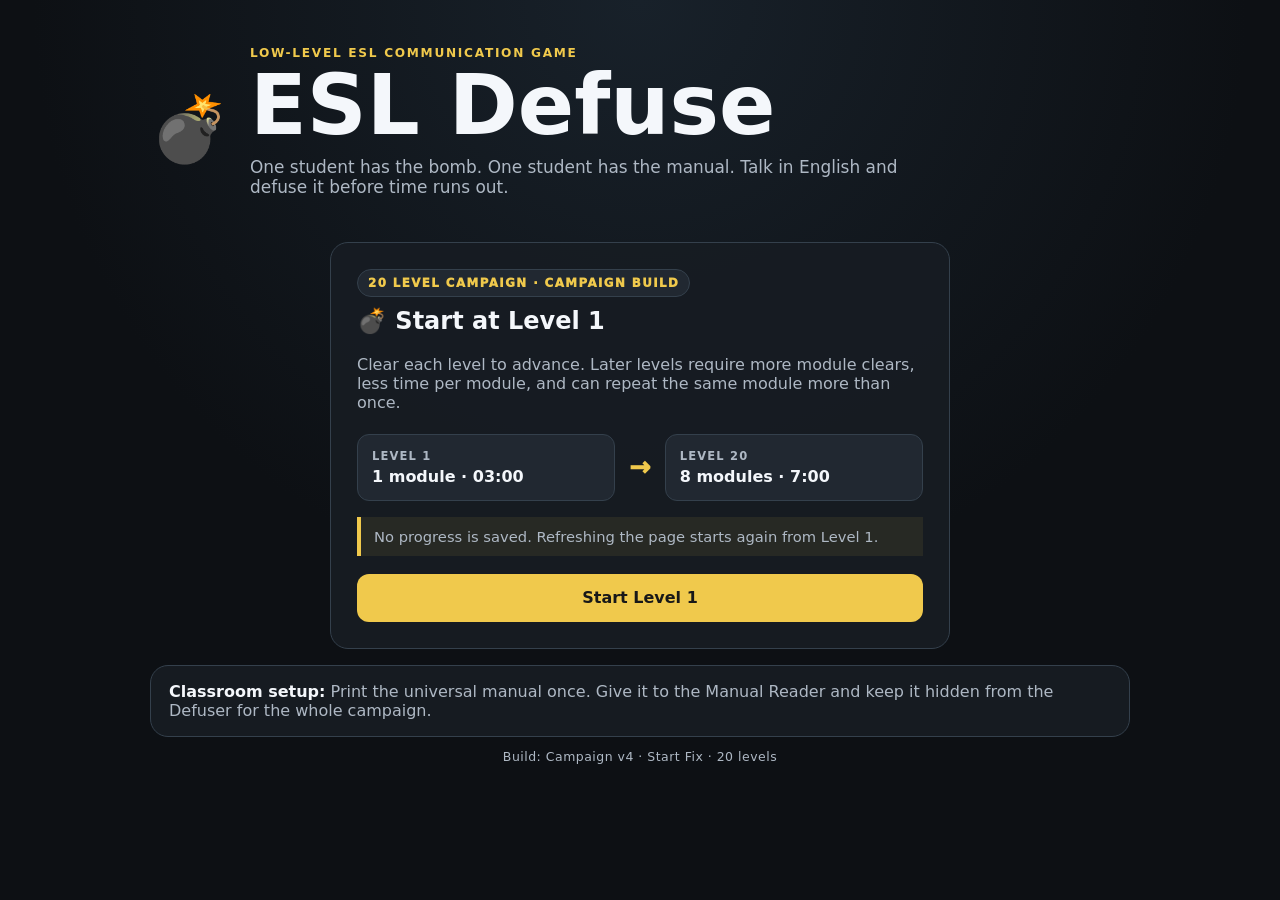
<file: index.html>
<!doctype html>
<html lang="en">
<head>
  <meta charset="utf-8" />
  <meta name="viewport" content="width=device-width, initial-scale=1" />
  <meta name="theme-color" content="#111418" />
  <title>ESL Defuse</title>
  <link rel="stylesheet" href="style.css?v=campaign-20260907-3" />
</head>
<body>
  <main class="app">
    <section id="home" class="screen active">
      <div class="hero">
        <div class="bomb-icon" aria-hidden="true">💣</div>
        <div>
          <div class="kicker">LOW-LEVEL ESL COMMUNICATION GAME</div>
          <h1>ESL Defuse</h1>
          <p>One student has the bomb. One student has the manual. Talk in English and defuse it before time runs out.</p>
        </div>
      </div>

      <div class="home-grid single-setup">
        <article class="card campaign-card">
          <div class="campaign-badge">20 LEVEL CAMPAIGN · CAMPAIGN BUILD</div>
          <h2 id="campaignHomeTitle">💣 Start at Level 1</h2>
          <p>
            Clear each level to advance. Later levels require more module clears,
            less time per module, and can repeat the same module more than once.
          </p>

          <div class="campaign-preview">
            <div>
              <span id="homeLevelLabel">LEVEL 1</span>
              <strong id="homeLevelDetails">1 module · 3:00</strong>
            </div>
            <div class="campaign-arrow">→</div>
            <div>
              <span>LEVEL 20</span>
              <strong>8 modules · 7:00</strong>
            </div>
          </div>

          <div id="campaignProgressNote" class="campaign-note">
            No progress is saved. Refreshing the page starts again from Level 1.
          </div>

          <button id="startGame" class="primary">Start Level 1</button>
        </article>
      </div>

      <div class="tip">
        <strong>Classroom setup:</strong> Print the universal manual once. Give it to the Manual Reader and keep it hidden from the Defuser for the whole campaign.
      </div>
      <div class="build-note">Build: Campaign v4 · Start Fix · 20 levels</div>
    </section>

    <section id="game" class="screen">
      <section class="bomb-console" aria-label="Bomb defusal interface">
        <div class="bomb-top-strip">
          <div class="brand-plate">
            <span class="warning-dot"></span>
            <span>ESL DEFUSAL UNIT</span>
          </div>

          <div class="bomb-readout">
            <div class="readout-label">TIME</div>
            <div id="timer" class="digital-timer">03:00</div>
          </div>

          <div class="bomb-readout compact">
            <div class="readout-label">STRIKES</div>
            <div class="strike-lights" aria-label="Strike indicators">
              <span id="strikeLight1" class="strike-light"></span>
              <span id="strikeLight2" class="strike-light"></span>
              <span id="strikeLight3" class="strike-light"></span>
            </div>
            <div class="strike-number"><span id="strikeCount">0</span>/3</div>
          </div>
        </div>

        <div class="bomb-info-row">
          <div class="info-plate">
            <span class="info-label">SERIAL</span>
            <strong id="serialNumber">ESL-4821</strong>
          </div>
          <div class="info-plate">
            <span class="info-label">LEVEL</span>
            <strong id="levelLabel">1 / 20</strong>
          </div>
          <div class="info-plate">
            <span class="info-label">CLEAR</span>
            <strong id="moduleProgress">1/1</strong>
          </div>
          <div class="info-plate">
            <span class="info-label">STATUS</span>
            <strong id="bombStatus">ARMED</strong>
          </div>
        </div>

        <div class="bomb-body">
          <div class="corner-screw screw-tl"></div>
          <div class="corner-screw screw-tr"></div>
          <div class="corner-screw screw-bl"></div>
          <div class="corner-screw screw-br"></div>

          <header class="module-header">
            <div>
              <div class="kicker">ACTIVE MODULE</div>
              <h2 id="moduleTitle">Module</h2>
            </div>
            <div class="module-lamp-wrap">
              <span class="module-lamp-label">READY</span>
              <span id="moduleLamp" class="module-lamp"></span>
            </div>
          </header>

          <div class="progress bomb-progress">
            <div id="progressFill"></div>
          </div>

          <section id="bombModule" class="bomb-panel mounted-module" aria-live="polite"></section>
        </div>

        <div class="bomb-bottom-strip">
          <div id="feedback" class="feedback console-feedback">Describe what you see. Do not look at the manual.</div>
          <button id="abortGame" class="abort-switch" type="button">END TEST</button>
        </div>
      </section>
    </section>

    <section id="result" class="screen">
      <div class="result-card">
        <div id="resultIcon" class="result-icon">✅</div>
        <h2 id="resultTitle">Bomb Defused!</h2>
        <p id="resultText">Nice communication.</p>
        <button id="playAgain" class="primary">Play Again</button>
      </div>
    </section>
  </main>
<div id="explosionOverlay" class="explosion-overlay" aria-hidden="true">
    <div class="explosion-flash"></div>
    <div class="explosion-core">💥</div>
    <div class="explosion-ring ring-one"></div>
    <div class="explosion-ring ring-two"></div>
    <div class="explosion-debris" aria-hidden="true">
      <span style="--dx:-190px;--dy:-110px;--r:-120deg">◆</span>
      <span style="--dx:-145px;--dy:85px;--r:75deg">▲</span>
      <span style="--dx:-65px;--dy:-175px;--r:180deg">●</span>
      <span style="--dx:25px;--dy:-195px;--r:130deg">◆</span>
      <span style="--dx:120px;--dy:-145px;--r:-160deg">▲</span>
      <span style="--dx:195px;--dy:-55px;--r:95deg">●</span>
      <span style="--dx:185px;--dy:90px;--r:-70deg">◆</span>
      <span style="--dx:90px;--dy:165px;--r:150deg">▲</span>
      <span style="--dx:-20px;--dy:190px;--r:-120deg">●</span>
      <span style="--dx:-135px;--dy:155px;--r:80deg">◆</span>
      <span style="--dx:-205px;--dy:20px;--r:145deg">▲</span>
      <span style="--dx:55px;--dy:125px;--r:-95deg">●</span>
    </div>
    <div class="explosion-text">BOOM!</div>
  </div>

  <script src="game.js?v=campaign-20260907-4"></script>
</body>
</html>
</file>
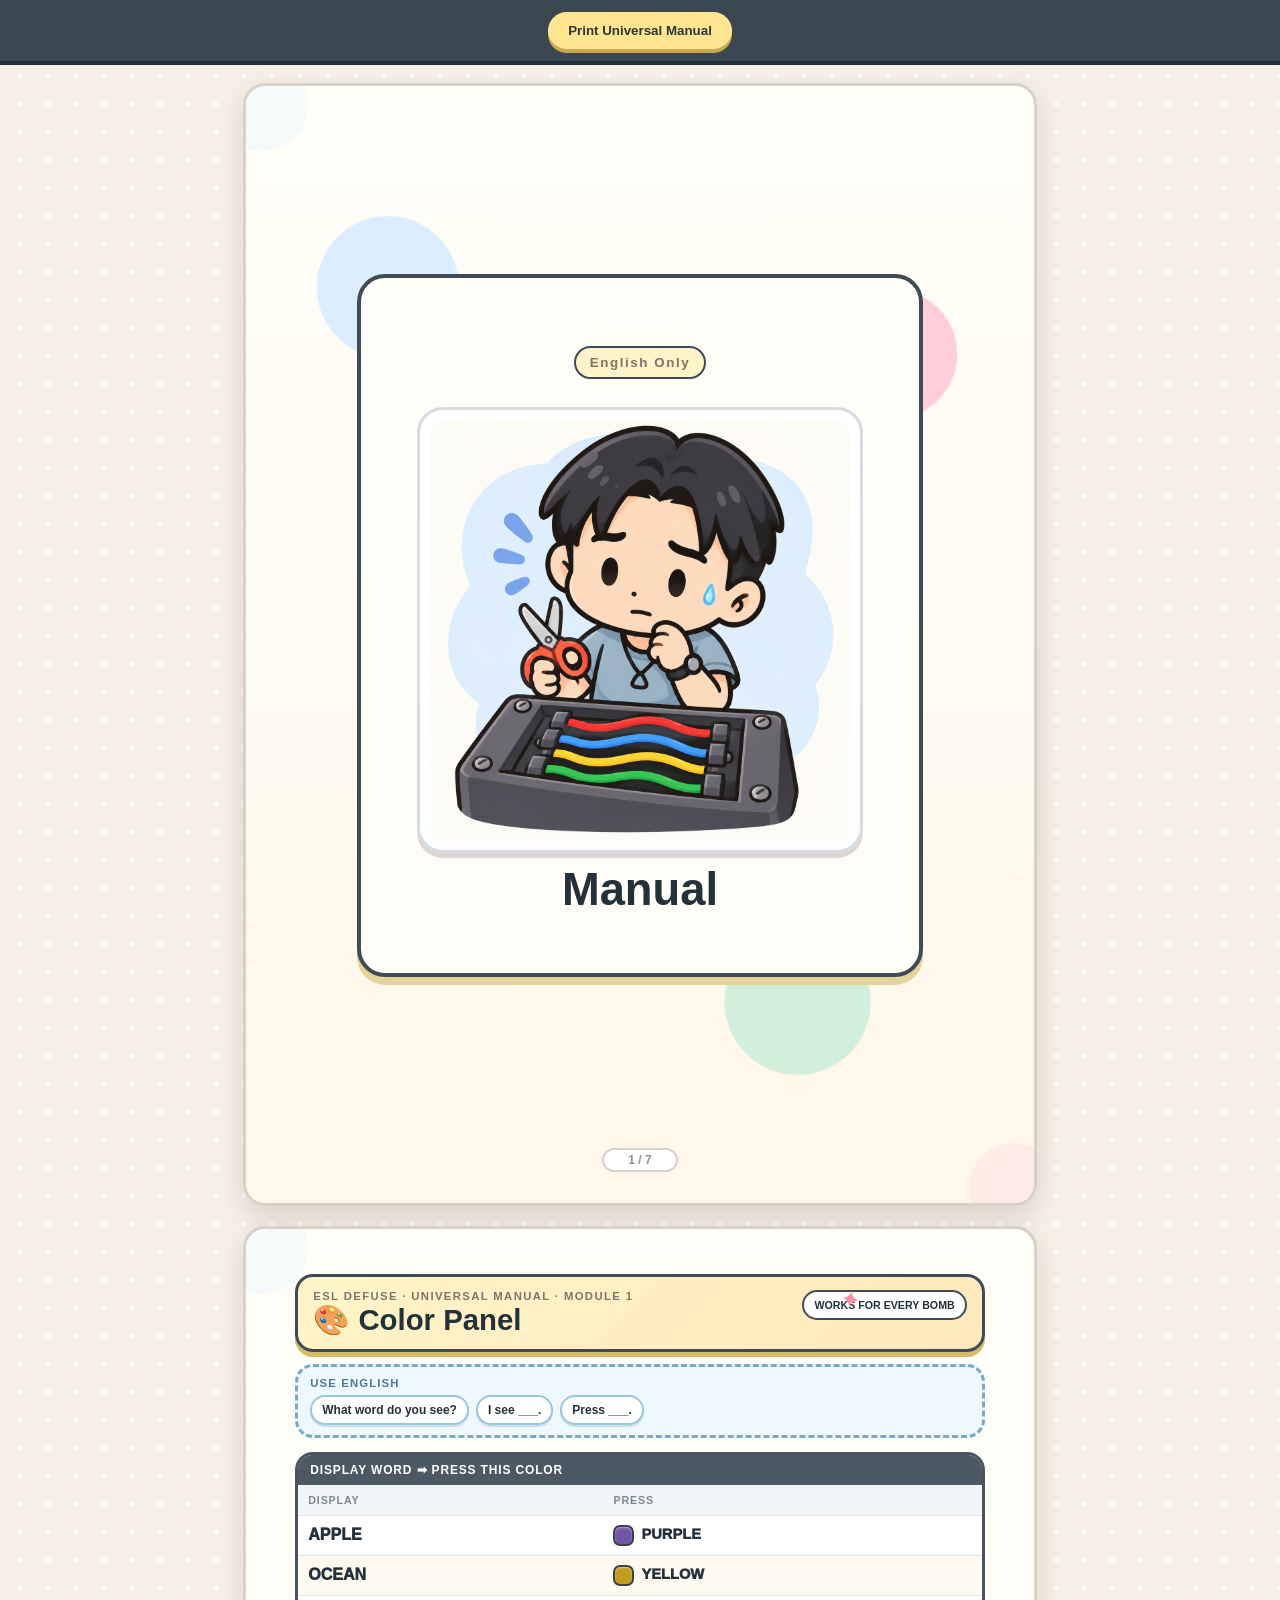
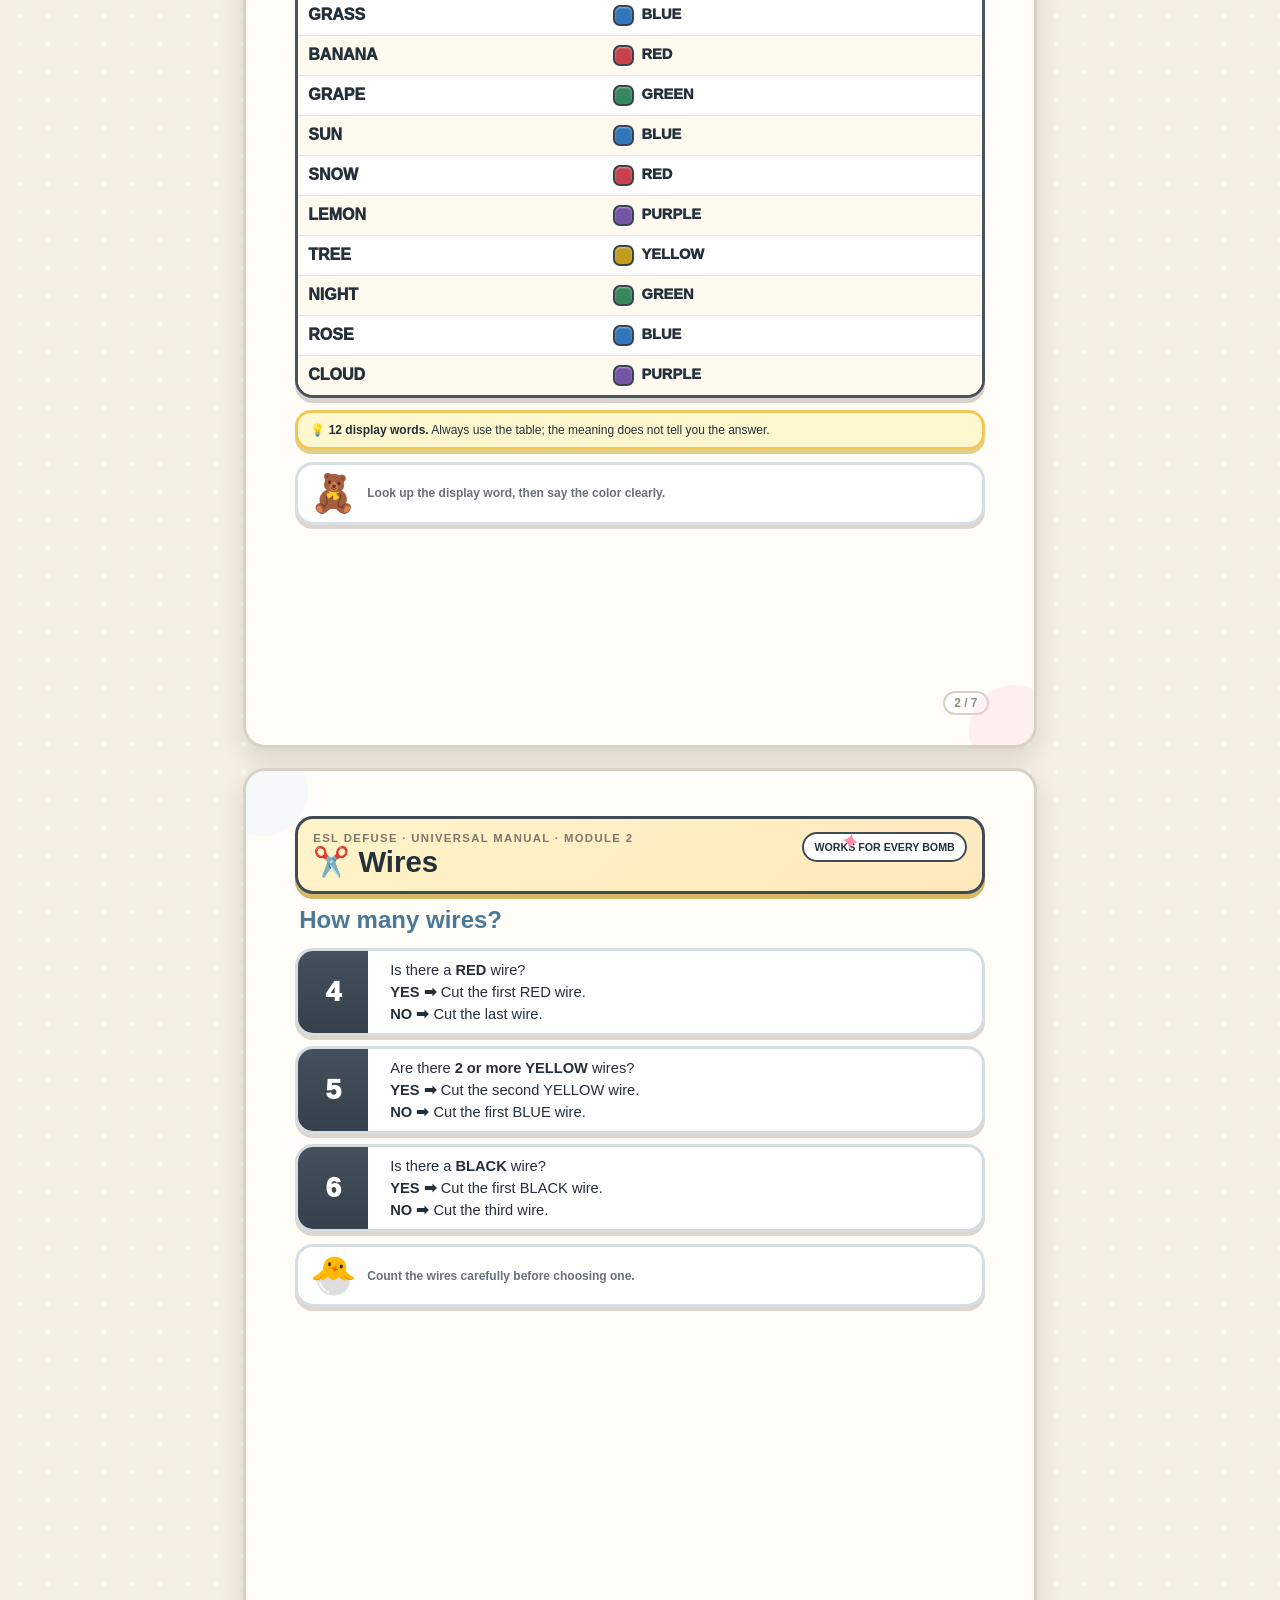
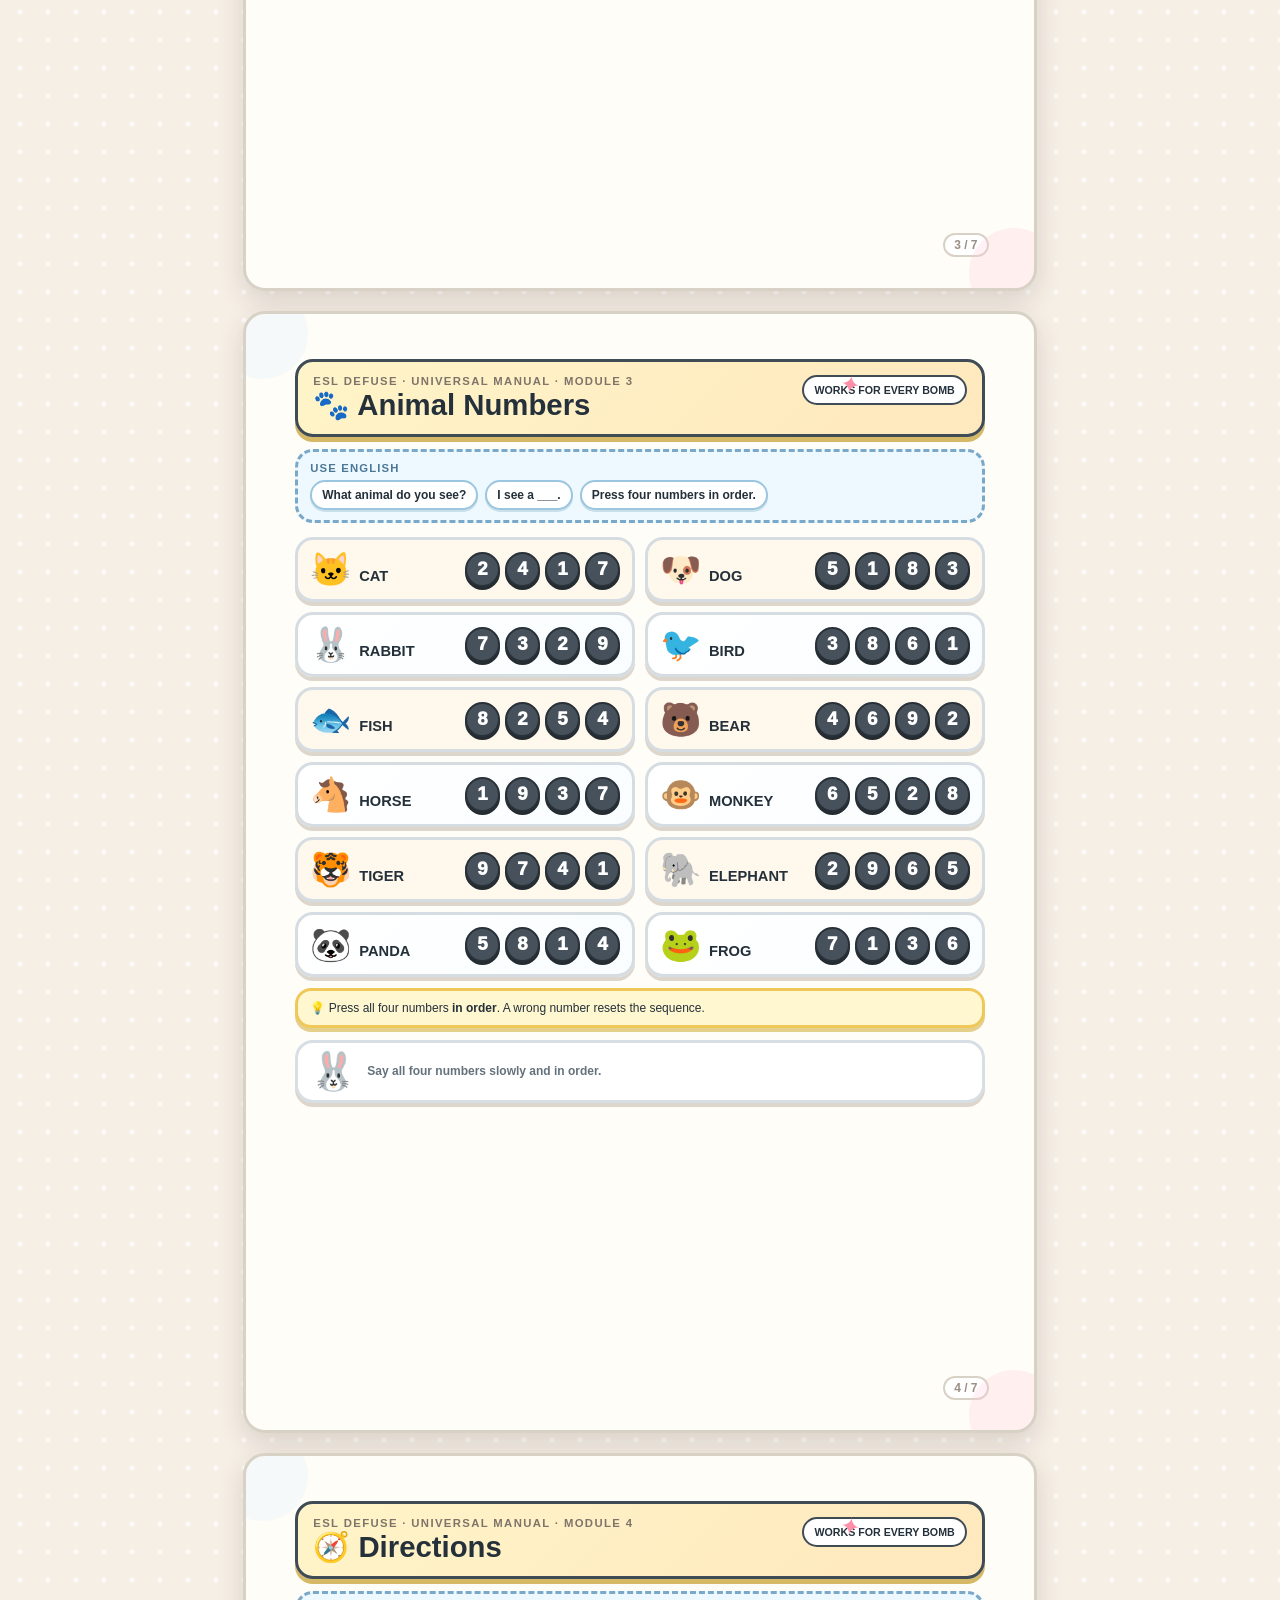
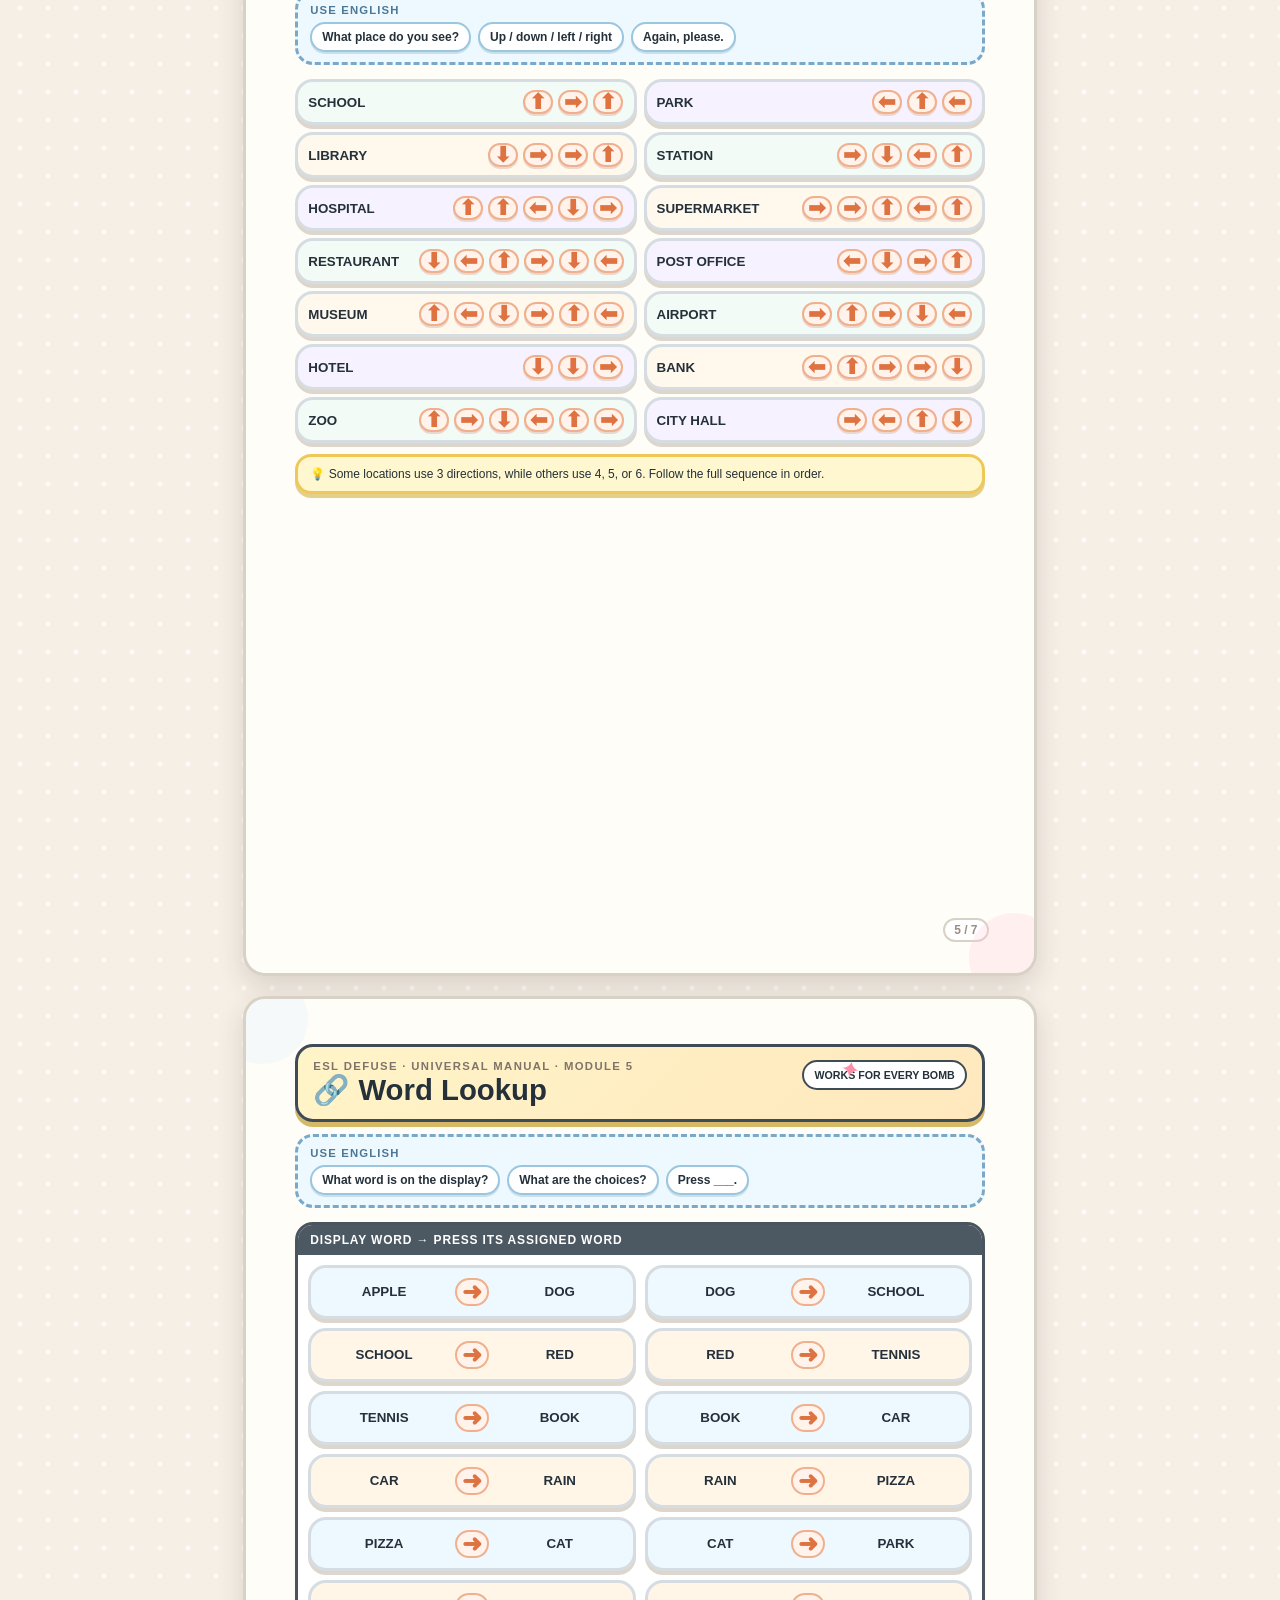
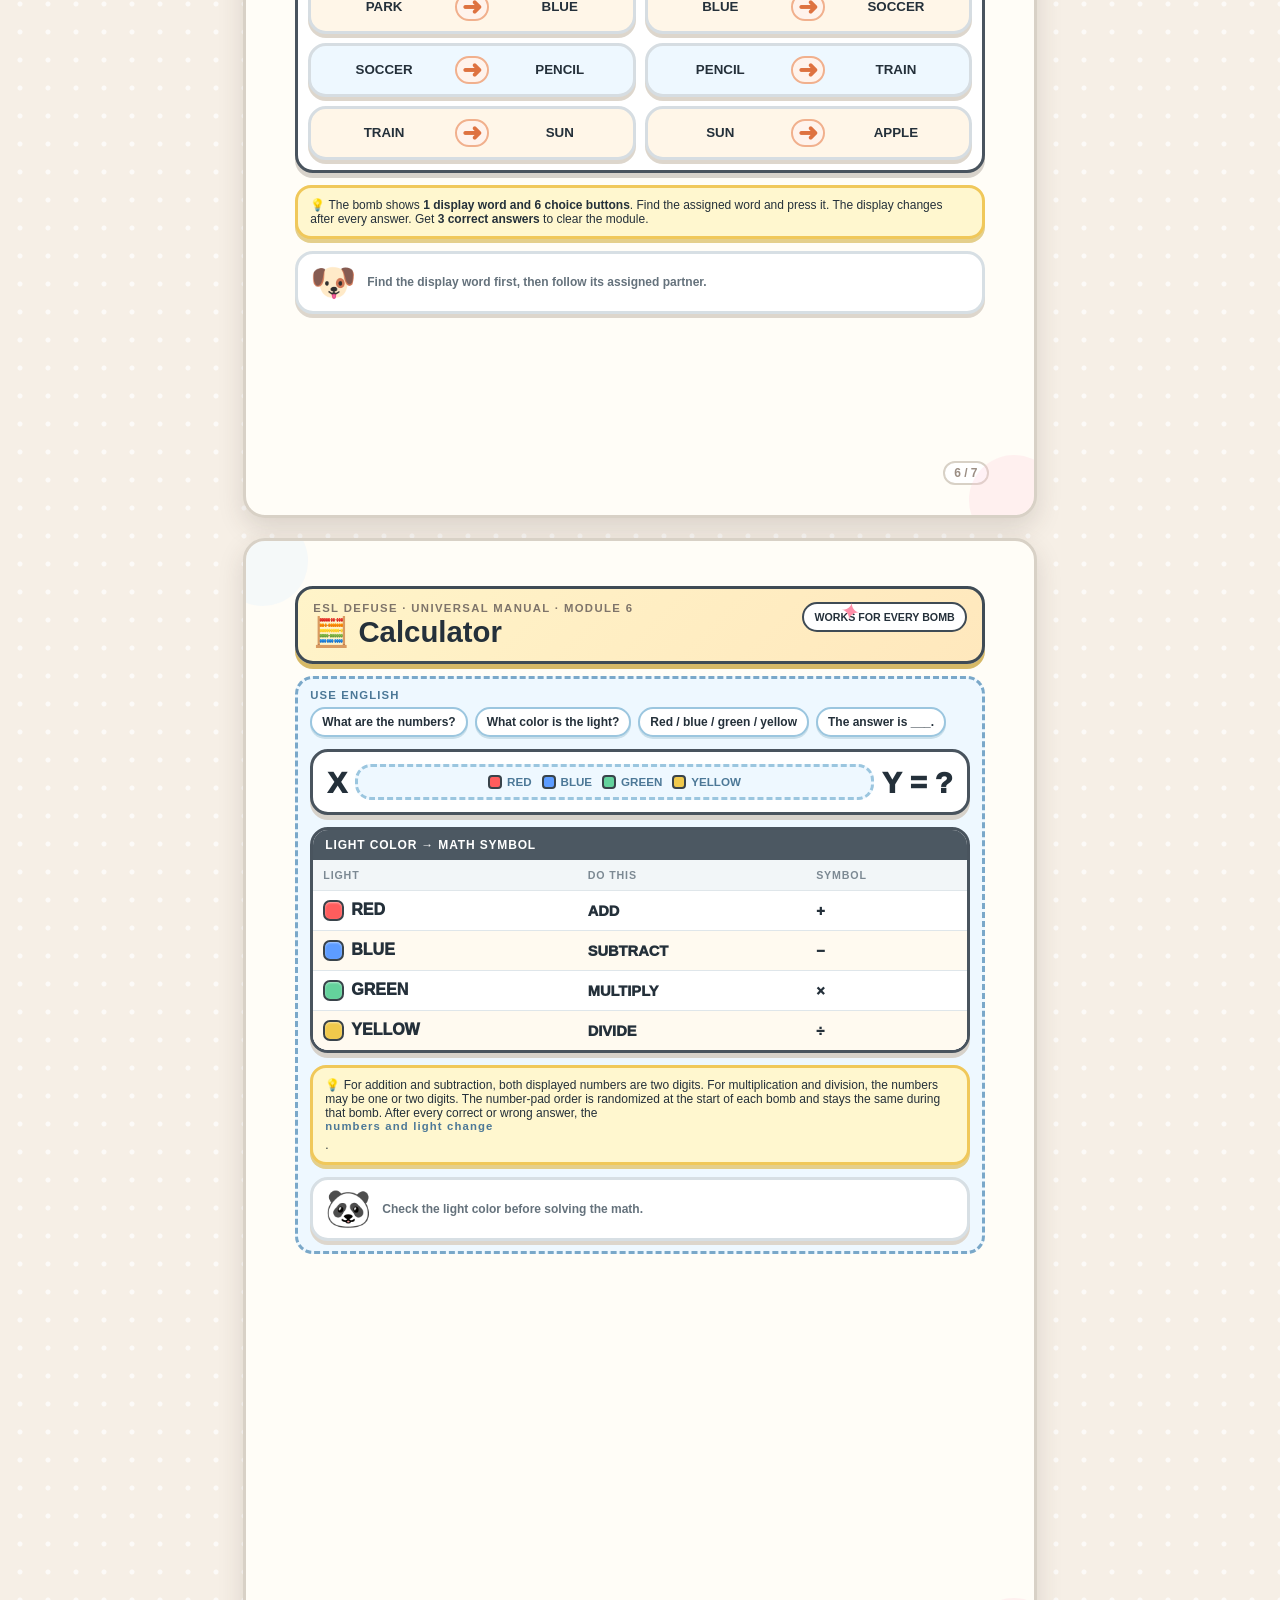
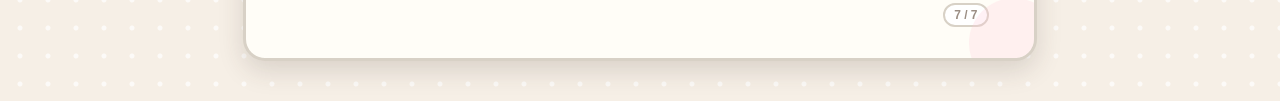
<file: manual.html>
<!doctype html>
<html lang="en">
<head>
  <meta charset="utf-8" />
  <meta name="viewport" content="width=device-width, initial-scale=1" />
  <title>ESL Defuse — Universal Manual</title>

  <style>
    :root{
      --ink:#24303a;
      --muted:#71808c;
      --paper:#fffdf7;
      --line:#cfd9df;
      --cream:#fff6db;
      --pink:#ffc8d8;
      --mint:#cdeedc;
      --sky:#d7ebff;
      --lav:#e8ddff;
      --yellow:#ffe58f;
      --accent:#ffb347;
    }
    *{box-sizing:border-box}
    body{
      margin:0;
      background:
        radial-gradient(circle at 20px 20px, rgba(255,255,255,.7) 0 2px, transparent 3px) 0 0/28px 28px,
        #f6efe6;
      color:var(--ink);
      font-family:"Trebuchet MS","Arial Rounded MT Bold",Arial,sans-serif;
    }
    .toolbar{
      position:sticky;top:0;z-index:10;
      display:flex;justify-content:center;gap:12px;padding:12px;
      background:#3a4650;border-bottom:4px solid #242e36;
    }
    .toolbar button{
      border:0;border-radius:999px;padding:11px 20px;
      font-weight:900;background:var(--yellow);color:#2e3438;cursor:pointer;
      box-shadow:0 4px 0 #caa84d;
    }
    .toolbar button:active{transform:translateY(2px);box-shadow:0 2px 0 #caa84d}
    .manual{width:min(210mm,calc(100% - 24px));margin:18px auto 40px;display:grid;gap:20px}
    .page{
      position:relative;min-height:297mm;background:var(--paper);
      padding:12mm 13mm 11mm;border:3px solid #d8d1c6;border-radius:22px;
      box-shadow:0 10px 26px rgba(60,50,40,.15);overflow:hidden;
    }
    .page::before,.page::after{
      content:"";position:absolute;width:90px;height:90px;border-radius:50%;
      opacity:.25;pointer-events:none
    }
    .page::before{left:-28px;top:-25px;background:var(--sky)}
    .page::after{right:-25px;bottom:-30px;background:var(--pink)}
    .page-number{
      position:absolute;right:12mm;bottom:8mm;color:#9b8e84;font-size:9pt;font-weight:900;
      background:#fff;border:2px solid #d8d1c6;border-radius:999px;padding:3px 9px;
    }
    .head{
      position:relative;display:flex;justify-content:space-between;align-items:flex-start;gap:14px;
      padding:13px 15px;margin-bottom:12px;border:3px solid #3f4b55;border-radius:18px;
      background:linear-gradient(135deg,#fff4c9,#ffe8bd);box-shadow:0 5px 0 #d6b967;
    }
    .head::after{
      content:"✦";position:absolute;right:122px;top:9px;font-size:18pt;color:#ff8ea8;transform:rotate(10deg)
    }
    .series{font-size:8.5pt;letter-spacing:.12em;font-weight:900;color:#7e746a}
    h1{font-size:22pt;margin:3px 0 0;line-height:1.05}
    .badge{
      border:2px solid #3f4b55;padding:7px 10px;border-radius:999px;background:#fff;
      font-size:8pt;font-weight:900;white-space:nowrap;
    }
    .say{
      border:3px dashed #7aa8c9;border-radius:18px;padding:10px 12px;margin:10px 0 14px;background:#eef8ff;
    }
    .say strong{display:block;font-size:8.5pt;letter-spacing:.1em;margin-bottom:6px;color:#4c7897}
    .phrases{display:flex;gap:7px;flex-wrap:wrap}
    .phrase{
      border:2px solid #9bc6df;border-radius:999px;padding:6px 10px;
      font-weight:900;font-size:9pt;background:#fff;box-shadow:0 2px 0 #c9dfea;
    }
    .box,.rules,.animal-grid,.dirs,.lookup-grid{position:relative;z-index:1}
    .box{
      border:3px solid #49545e;border-radius:18px;overflow:hidden;margin:12px 0;background:#fff;
      box-shadow:0 5px 0 #d7d2ca;
    }
    .box-title{background:#4c5862;color:white;padding:8px 12px;font-weight:900;letter-spacing:.07em;font-size:9pt}
    table{width:100%;border-collapse:collapse;background:#fff}
    th,td{border-bottom:1px solid #dfe6ea;padding:9px 10px;text-align:left;vertical-align:middle}
    tr:nth-child(even) td{background:#fffaf0}
    tr:last-child td{border-bottom:0}
    th{font-size:8pt;color:#7c8993;letter-spacing:.08em;background:#f2f6f8}
    .big{font-weight:950;font-size:12pt}
    .answer{font-weight:950;font-size:11pt}
    .swatch{
      display:inline-block;width:21px;height:21px;border-radius:7px;border:2px solid #39434a;
      margin-right:7px;vertical-align:middle;box-shadow:inset 0 1px 2px rgba(255,255,255,.5);
    }
    .rules{display:grid;gap:10px}
    .rule{
      display:grid;
      grid-template-columns:70px 1fr;
      gap:10px;
      border:3px solid #d6dde2;
      border-radius:18px;
      overflow:hidden;
      background:#fff;
      box-shadow:0 4px 0 #ddd6cc;
      align-items:stretch;
    }
    .count{
      display:flex;
      align-items:center;
      justify-content:center;
      text-align:center;
      width:70px;
      min-width:70px;
      max-width:70px;
      padding:0;
      margin:0;
      line-height:1;
      background:linear-gradient(#44515c,#34404a);
      color:white;
      font-size:21pt;
      font-weight:950;
      box-sizing:border-box;
      overflow:hidden;
    }
    .rule-text{padding:11px 12px}
    .rule-text p{margin:0 0 5px;font-size:11pt}
    .rule-text p:last-child{margin-bottom:0}
    .animal-grid{display:grid;grid-template-columns:repeat(2,1fr);gap:10px}
    .animal{
      border:3px solid #d6dde2;border-radius:18px;padding:10px 12px;
      display:flex;align-items:center;justify-content:space-between;gap:9px;
      background:linear-gradient(135deg,#fff,#f9fdff);box-shadow:0 4px 0 #ddd6cc;
    }
    .animal:nth-child(4n+1),.animal:nth-child(4n+2){background:#fff8ec}
    .animal strong{font-size:11pt}
    .emoji{font-size:25pt;margin-right:7px}
    .seq{
      display:flex;
      gap:5px;
      flex-wrap:nowrap;
      align-items:center;
    }
    .num{
      width:35px;
      height:35px;
      min-width:35px;
      min-height:35px;
      max-width:35px;
      max-height:35px;
      flex:0 0 35px;
      border-radius:50%;
      display:flex;
      align-items:center;
      justify-content:center;
      padding:0;
      margin:0;
      line-height:1;
      text-align:center;
      font-family:Arial, sans-serif;
      font-variant-numeric: lining-nums tabular-nums;
      background:#46515b;
      color:white;
      font-size:14pt;
      font-weight:950;
      border:2px solid #283038;
      box-shadow:0 3px 0 #252c31;
      box-sizing:border-box;
      overflow:hidden;
    }
    .dirs{display:grid;grid-template-columns:repeat(2,1fr);gap:9px}
    .dir{
      border:3px solid #d6dde2;border-radius:18px;padding:10px 12px;
      display:grid;grid-template-columns:1fr 1.5fr;align-items:center;gap:8px;
      background:#fff;box-shadow:0 4px 0 #ddd6cc;
    }
    .dir:nth-child(3n+1){background:#f2fbf5}
    .dir:nth-child(3n+2){background:#f7f2ff}
    .dir:nth-child(3n){background:#fff8ec}
    .dir strong{font-size:10pt}
    .dirs.compact-directions{gap:7px}
    .dirs.compact-directions .dir{padding:8px 10px}
    .dirs.compact-directions .arrows{
      display:flex;
      align-items:center;
      justify-content:flex-end;
      gap:5px;
      flex-wrap:nowrap;
      font-size:0;
      white-space:nowrap;
    }
    .dir-step{
      display:inline-flex;
      align-items:center;
      justify-content:center;
      width:30px;
      min-width:30px;
      max-width:30px;
      height:24px;
      border:2px solid #f1b08d;
      border-radius:999px;
      background:#fff3ec;
      color:#de7240;
      font-size:16pt;
      font-weight:950;
      line-height:1;
      box-sizing:border-box;
      box-shadow:0 2px 0 #ead8cf;
      font-family:Arial, sans-serif;
    }
    @media print{
      .arrows{
        flex-wrap:nowrap !important;
        white-space:nowrap !important;
      }
      .dir-step{
        width:30px !important;
        min-width:30px !important;
        max-width:30px !important;
        height:24px !important;
        font-size:16pt !important;
        font-family:Arial, sans-serif !important;
      }
    }
    .arrows{font-size:18pt;font-weight:950;letter-spacing:.1em}
    .lookup-grid{display:grid;grid-template-columns:repeat(2,1fr);gap:9px}
    .lookup{
      border:3px solid #d6dde2;border-radius:18px;padding:10px;
      display:grid;grid-template-columns:1fr 38px 1fr;align-items:center;gap:6px;
      background:#fff;box-shadow:0 4px 0 #ddd6cc;
    }
    .lookup:nth-child(4n+1),.lookup:nth-child(4n+2){background:#eef8ff}
    .lookup:nth-child(4n+3),.lookup:nth-child(4n+4){background:#fff6e8}
    .lookup strong{text-align:center;font-size:10pt}
    .lookup .arrow{
      display:flex;
      align-items:center;
      justify-content:center;
      width:34px;
      min-width:34px;
      height:28px;
      margin:0 auto;
      border:2px solid #f1b08d;
      border-radius:999px;
      background:#fff3ec;
      text-align:center;
      font-size:18pt;
      line-height:1;
      color:#de7240;
      font-weight:950;
      box-sizing:border-box;
    }
    .note{
      border:3px solid #f0c85a;border-radius:16px;padding:10px 12px;
      background:#fff7cf;margin-top:11px;font-size:9pt;box-shadow:0 4px 0 #e4cf8b;
    }
    .note::before{content:"💡 "}
    .calc-equation{
      margin:12px 0;
      padding:12px 14px;
      border:3px solid #49545e;
      border-radius:18px;
      background:#fff;
      box-shadow:0 5px 0 #d7d2ca;
      display:grid;
      grid-template-columns:auto 1fr auto auto auto;
      align-items:center;
      gap:8px;
    }
    .calc-symbol{
      font-size:22pt;
      font-weight:950;
      color:#24303a;
      text-align:center;
      line-height:1;
      white-space:nowrap;
    }
    .calc-op-box{
      min-height:0;
      padding:8px 10px;
      border:3px dashed #9bc6df;
      border-radius:16px;
      background:#eef8ff;
      display:grid;
      grid-template-columns:repeat(4,auto);
      justify-content:center;
      gap:8px 10px;
      align-items:center;
    }
    .calc-op-item{
      display:flex;
      align-items:center;
      gap:5px;
      font-size:8.7pt;
      font-weight:900;
      color:#4c7897;
      white-space:nowrap;
      line-height:1;
    }
    .calc-dot{
      display:inline-block;
      width:14px;
      height:14px;
      min-width:14px;
      min-height:14px;
      max-width:14px;
      max-height:14px;
      flex:0 0 14px;
      border-radius:4px;
      border:2px solid #39434a;
      box-sizing:border-box;
      background-clip:padding-box;
      box-shadow:none;
      overflow:hidden;
    }
    .calc-dot.red{background:#ff5d5d}
    .calc-dot.blue{background:#5d9cff}
    .calc-dot.green{background:#64d29c}
    .calc-dot.yellow{background:#f0c94c}
    @media(max-width:760px){
      .calc-equation{
        grid-template-columns:1fr;
        justify-items:center;
        text-align:center;
      }
      .calc-op-box{
        width:100%;
        max-width:340px;
        grid-template-columns:repeat(2,auto);
      }
    }

    .module-question{
      margin:10px 0 14px;
      font-size:18pt;
      font-weight:900;
      color:#4c7897;
      padding:0 4px;
    }

    .mascot{
      margin-top:12px;display:flex;align-items:center;gap:10px;padding:10px 12px;
      border:3px solid #d7dfe4;border-radius:18px;background:#fff;box-shadow:0 4px 0 #ddd6cc;
    }
    .mascot-face{font-size:28pt;line-height:1}
    .mascot-text{font-size:9pt;color:#65727c;font-weight:900}

    .cover-page{
      display:flex;
      align-items:center;
      justify-content:center;
      text-align:center;
      padding:16mm 13mm 26mm;
      background:
        radial-gradient(circle at 18% 18%, rgba(215,235,255,.9) 0 70px, transparent 72px),
        radial-gradient(circle at 82% 24%, rgba(255,200,216,.9) 0 64px, transparent 66px),
        radial-gradient(circle at 70% 82%, rgba(205,238,220,.9) 0 72px, transparent 74px),
        linear-gradient(180deg,#fffef8,#fff7e9);
    }
    .cover-inner{
      width:150mm;
      max-width:150mm;
      margin:0 auto;
      padding:18mm 12mm 16mm;
      border:4px solid #3f4b55;
      border-radius:28px;
      background:#fffdf7;
      box-shadow:0 8px 0 #e4d39b;
      position:relative;
      display:flex;
      flex-direction:column;
      align-items:center;
      justify-content:center;
    }
    .cover-kicker{
      display:inline-block;
      margin-bottom:14px;
      padding:7px 14px;
      border:2px solid #3f4b55;
      border-radius:999px;
      background:#fff4c9;
      font-size:10pt;
      font-weight:900;
      letter-spacing:.12em;
      color:#7e746a;
    }
    .cover-bomb{
      font-size:54pt;
      line-height:1;
      margin:8px 0 10px;
      filter:drop-shadow(0 6px 0 rgba(255,179,71,.22));
    }
    .cover-title{
      margin:0;
      font-size:34pt;
      line-height:1;
    }
    .cover-illustration-wrap{
      width:100%;
      max-width:118mm;
      margin:14px auto 14px;
      padding:10px;
      border:3px solid #d6dde2;
      border-radius:26px;
      background:
        radial-gradient(circle at 18% 18%, rgba(215,235,255,.95) 0 46px, transparent 48px),
        radial-gradient(circle at 84% 22%, rgba(255,200,216,.95) 0 40px, transparent 42px),
        linear-gradient(180deg,#ffffff,#fbfdff);
      box-shadow:0 5px 0 #ddd6cc;
    }
    .cover-illustration{
      display:block;
      width:100%;
      height:auto;
      border-radius:18px;
    }
    .cover-page-number{
      left:50%;
      right:auto;
      transform:translateX(-50%);
      bottom:8mm;
      min-width:76px;
      text-align:center;
    }
    .cover-subtitle{
      margin:12px 0 0;
      font-size:14pt;
      font-weight:900;
      color:#65727c;
    }
    .cover-note{
      margin:18px auto 0;
      max-width:95mm;
      padding:12px 14px;
      border:3px dashed #9bc6df;
      border-radius:18px;
      background:#eef8ff;
      font-size:10pt;
      font-weight:900;
      color:#4c7897;
    }
    .cover-footer{
      margin-top:20px;
      display:flex;
      justify-content:center;
      gap:10px;
      flex-wrap:wrap;
    }
    .cover-chip{
      padding:7px 11px;
      border:2px solid #d6dde2;
      border-radius:999px;
      background:#fff;
      font-size:9pt;
      font-weight:900;
      box-shadow:0 2px 0 #ddd6cc;
    }

    @media(max-width:760px){
      .page{min-height:auto;padding:20px;border-radius:16px}
      .manual{width:calc(100% - 18px)}
      .animal-grid,.dirs,.lookup-grid{grid-template-columns:1fr}
      .head{flex-direction:column}
      .badge{align-self:flex-start}
    }
    @media print{
        .calc-dot{
          display:inline-block !important;
          width:14px !important;
          height:14px !important;
          min-width:14px !important;
          min-height:14px !important;
          max-width:14px !important;
          max-height:14px !important;
          flex:0 0 14px !important;
          border-radius:4px !important;
          box-shadow:none !important;
          overflow:hidden !important;
        }

      @page{size:A4 portrait;margin:0}
      body{background:white}.toolbar{display:none!important}.manual{display:block;width:auto;margin:0}
      .page{
        width:210mm;height:297mm;min-height:297mm;margin:0;box-shadow:none;border-radius:0;
        break-after:page;page-break-after:always;
      }
      .page:last-child{break-after:auto;page-break-after:auto}
    }
  </style>

</head>
<body>
  <div class="toolbar">
    <button id="printBtn" type="button">Print Universal Manual</button>
  </div>

  <main class="manual">
    
    <section class="page cover-page">
      <div class="cover-inner">
        <div class="cover-kicker">English Only</div>
        <div class="cover-illustration-wrap"><img class="cover-illustration" src="cover-illustration.png" alt="Cute student defusing a bomb with colored wires"></div>
        <h1 class="cover-title">Manual</h1>
      </div>
      <div class="page-number cover-page-number">1 / 7</div>
    </section>

<section class="page">
      <header class="head">
        <div><div class="series">ESL DEFUSE · UNIVERSAL MANUAL · MODULE 1</div><h1>🎨 Color Panel</h1></div>
        <div class="badge">WORKS FOR EVERY BOMB</div>
      </header>
      <div class="say">
        <strong>USE ENGLISH</strong>
        <div class="phrases"><span class="phrase">What word do you see?</span><span class="phrase">I see ___.</span><span class="phrase">Press ___.</span></div>
      </div>
      <div class="box">
        <div class="box-title">DISPLAY WORD ➡ PRESS THIS COLOR</div>
        <table>
          <thead><tr><th>DISPLAY</th><th>PRESS</th></tr></thead>
          <tbody>
            <tr><td class="big">APPLE</td><td class="answer"><span class="swatch" style="background:#7454a6"></span>PURPLE</td></tr>
            <tr><td class="big">OCEAN</td><td class="answer"><span class="swatch" style="background:#c29c1d"></span>YELLOW</td></tr>
            <tr><td class="big">GRASS</td><td class="answer"><span class="swatch" style="background:#3175bd"></span>BLUE</td></tr>
            <tr><td class="big">BANANA</td><td class="answer"><span class="swatch" style="background:#c9424b"></span>RED</td></tr>
            <tr><td class="big">GRAPE</td><td class="answer"><span class="swatch" style="background:#36865e"></span>GREEN</td></tr>
            <tr><td class="big">SUN</td><td class="answer"><span class="swatch" style="background:#3175bd"></span>BLUE</td></tr>
            <tr><td class="big">SNOW</td><td class="answer"><span class="swatch" style="background:#c9424b"></span>RED</td></tr>
            <tr><td class="big">LEMON</td><td class="answer"><span class="swatch" style="background:#7454a6"></span>PURPLE</td></tr>
            <tr><td class="big">TREE</td><td class="answer"><span class="swatch" style="background:#c29c1d"></span>YELLOW</td></tr>
            <tr><td class="big">NIGHT</td><td class="answer"><span class="swatch" style="background:#36865e"></span>GREEN</td></tr>
            <tr><td class="big">ROSE</td><td class="answer"><span class="swatch" style="background:#3175bd"></span>BLUE</td></tr>
            <tr><td class="big">CLOUD</td><td class="answer"><span class="swatch" style="background:#7454a6"></span>PURPLE</td></tr>
          </tbody>
        </table>
      </div>
      <div class="note"><strong>12 display words.</strong> Always use the table; the meaning does not tell you the answer.</div>
      <div class="mascot"><div class="mascot-face">🧸</div><div class="mascot-text">Look up the display word, then say the color clearly.</div></div>
      <div class="page-number">2 / 7</div>
    </section>

    <section class="page">
      <header class="head">
        <div><div class="series">ESL DEFUSE · UNIVERSAL MANUAL · MODULE 2</div><h1>✂️ Wires</h1></div>
        <div class="badge">WORKS FOR EVERY BOMB</div>
      </header>
      <div class="module-question">How many wires?</div>
      <div class="rules">
        <div class="rule"><div class="count">4</div><div class="rule-text"><p>Is there a <strong>RED</strong> wire?</p><p><strong>YES ➡</strong> Cut the first RED wire.</p><p><strong>NO ➡</strong> Cut the last wire.</p></div></div>
        <div class="rule"><div class="count">5</div><div class="rule-text"><p>Are there <strong>2 or more YELLOW</strong> wires?</p><p><strong>YES ➡</strong> Cut the second YELLOW wire.</p><p><strong>NO ➡</strong> Cut the first BLUE wire.</p></div></div>
        <div class="rule"><div class="count">6</div><div class="rule-text"><p>Is there a <strong>BLACK</strong> wire?</p><p><strong>YES ➡</strong> Cut the first BLACK wire.</p><p><strong>NO ➡</strong> Cut the third wire.</p></div></div>
      </div>
      <div class="mascot"><div class="mascot-face">🐣</div><div class="mascot-text">Count the wires carefully before choosing one.</div></div>
      <div class="page-number">3 / 7</div>
    </section>

    <section class="page">
      <header class="head">
        <div><div class="series">ESL DEFUSE · UNIVERSAL MANUAL · MODULE 3</div><h1>🐾 Animal Numbers</h1></div>
        <div class="badge">WORKS FOR EVERY BOMB</div>
      </header>
      <div class="say">
        <strong>USE ENGLISH</strong>
        <div class="phrases"><span class="phrase">What animal do you see?</span><span class="phrase">I see a ___.</span><span class="phrase">Press four numbers in order.</span></div>
      </div>
      <div class="animal-grid">
        <div class="animal"><div><span class="emoji">🐱</span><strong>CAT</strong></div><div class="seq"><div class="num">2</div><div class="num">4</div><div class="num">1</div><div class="num">7</div></div></div>
        <div class="animal"><div><span class="emoji">🐶</span><strong>DOG</strong></div><div class="seq"><div class="num">5</div><div class="num">1</div><div class="num">8</div><div class="num">3</div></div></div>
        <div class="animal"><div><span class="emoji">🐰</span><strong>RABBIT</strong></div><div class="seq"><div class="num">7</div><div class="num">3</div><div class="num">2</div><div class="num">9</div></div></div>
        <div class="animal"><div><span class="emoji">🐦</span><strong>BIRD</strong></div><div class="seq"><div class="num">3</div><div class="num">8</div><div class="num">6</div><div class="num">1</div></div></div>
        <div class="animal"><div><span class="emoji">🐟</span><strong>FISH</strong></div><div class="seq"><div class="num">8</div><div class="num">2</div><div class="num">5</div><div class="num">4</div></div></div>
        <div class="animal"><div><span class="emoji">🐻</span><strong>BEAR</strong></div><div class="seq"><div class="num">4</div><div class="num">6</div><div class="num">9</div><div class="num">2</div></div></div>
        <div class="animal"><div><span class="emoji">🐴</span><strong>HORSE</strong></div><div class="seq"><div class="num">1</div><div class="num">9</div><div class="num">3</div><div class="num">7</div></div></div>
        <div class="animal"><div><span class="emoji">🐵</span><strong>MONKEY</strong></div><div class="seq"><div class="num">6</div><div class="num">5</div><div class="num">2</div><div class="num">8</div></div></div>
        <div class="animal"><div><span class="emoji">🐯</span><strong>TIGER</strong></div><div class="seq"><div class="num">9</div><div class="num">7</div><div class="num">4</div><div class="num">1</div></div></div>
        <div class="animal"><div><span class="emoji">🐘</span><strong>ELEPHANT</strong></div><div class="seq"><div class="num">2</div><div class="num">9</div><div class="num">6</div><div class="num">5</div></div></div>
        <div class="animal"><div><span class="emoji">🐼</span><strong>PANDA</strong></div><div class="seq"><div class="num">5</div><div class="num">8</div><div class="num">1</div><div class="num">4</div></div></div>
        <div class="animal"><div><span class="emoji">🐸</span><strong>FROG</strong></div><div class="seq"><div class="num">7</div><div class="num">1</div><div class="num">3</div><div class="num">6</div></div></div>
      </div>
      <div class="note">Press all four numbers <strong>in order</strong>. A wrong number resets the sequence.</div>
      <div class="mascot"><div class="mascot-face">🐰</div><div class="mascot-text">Say all four numbers slowly and in order.</div></div>
      <div class="page-number">4 / 7</div>
    </section>

    <section class="page">
      <header class="head">
        <div><div class="series">ESL DEFUSE · UNIVERSAL MANUAL · MODULE 4</div><h1>🧭 Directions</h1></div>
        <div class="badge">WORKS FOR EVERY BOMB</div>
      </header>
      <div class="say">
        <strong>USE ENGLISH</strong>
        <div class="phrases">
          <span class="phrase">What place do you see?</span>
          <span class="phrase">Up / down / left / right</span>
          <span class="phrase">Again, please.</span>
        </div>
      </div>

      <div class="dirs compact-directions">
        <div class="dir"><strong>SCHOOL</strong><div class="arrows"><span class="dir-step">⬆</span><span class="dir-step">➡</span><span class="dir-step">⬆</span></div></div>
        <div class="dir"><strong>PARK</strong><div class="arrows"><span class="dir-step">⬅</span><span class="dir-step">⬆</span><span class="dir-step">⬅</span></div></div>
        <div class="dir"><strong>LIBRARY</strong><div class="arrows"><span class="dir-step">⬇</span><span class="dir-step">➡</span><span class="dir-step">➡</span><span class="dir-step">⬆</span></div></div>
        <div class="dir"><strong>STATION</strong><div class="arrows"><span class="dir-step">➡</span><span class="dir-step">⬇</span><span class="dir-step">⬅</span><span class="dir-step">⬆</span></div></div>
        <div class="dir"><strong>HOSPITAL</strong><div class="arrows"><span class="dir-step">⬆</span><span class="dir-step">⬆</span><span class="dir-step">⬅</span><span class="dir-step">⬇</span><span class="dir-step">➡</span></div></div>
        <div class="dir"><strong>SUPERMARKET</strong><div class="arrows"><span class="dir-step">➡</span><span class="dir-step">➡</span><span class="dir-step">⬆</span><span class="dir-step">⬅</span><span class="dir-step">⬆</span></div></div>
        <div class="dir"><strong>RESTAURANT</strong><div class="arrows"><span class="dir-step">⬇</span><span class="dir-step">⬅</span><span class="dir-step">⬆</span><span class="dir-step">➡</span><span class="dir-step">⬇</span><span class="dir-step">⬅</span></div></div>
        <div class="dir"><strong>POST OFFICE</strong><div class="arrows"><span class="dir-step">⬅</span><span class="dir-step">⬇</span><span class="dir-step">➡</span><span class="dir-step">⬆</span></div></div>
        <div class="dir"><strong>MUSEUM</strong><div class="arrows"><span class="dir-step">⬆</span><span class="dir-step">⬅</span><span class="dir-step">⬇</span><span class="dir-step">➡</span><span class="dir-step">⬆</span><span class="dir-step">⬅</span></div></div>
        <div class="dir"><strong>AIRPORT</strong><div class="arrows"><span class="dir-step">➡</span><span class="dir-step">⬆</span><span class="dir-step">➡</span><span class="dir-step">⬇</span><span class="dir-step">⬅</span></div></div>
        <div class="dir"><strong>HOTEL</strong><div class="arrows"><span class="dir-step">⬇</span><span class="dir-step">⬇</span><span class="dir-step">➡</span></div></div>
        <div class="dir"><strong>BANK</strong><div class="arrows"><span class="dir-step">⬅</span><span class="dir-step">⬆</span><span class="dir-step">➡</span><span class="dir-step">➡</span><span class="dir-step">⬇</span></div></div>
        <div class="dir"><strong>ZOO</strong><div class="arrows"><span class="dir-step">⬆</span><span class="dir-step">➡</span><span class="dir-step">⬇</span><span class="dir-step">⬅</span><span class="dir-step">⬆</span><span class="dir-step">➡</span></div></div>
        <div class="dir"><strong>CITY HALL</strong><div class="arrows"><span class="dir-step">➡</span><span class="dir-step">⬅</span><span class="dir-step">⬆</span><span class="dir-step">⬇</span></div></div>
      </div>

      <div class="note">
        Some locations use 3 directions, while others use 4, 5, or 6. Follow the full sequence in order.
      </div>

      <div class="page-number">5 / 7</div>
    </section>

    <section class="page">
      <header class="head">
        <div><div class="series">ESL DEFUSE · UNIVERSAL MANUAL · MODULE 5</div><h1>🔗 Word Lookup</h1></div>
        <div class="badge">WORKS FOR EVERY BOMB</div>
      </header>
      <div class="say">
        <strong>USE ENGLISH</strong>
        <div class="phrases"><span class="phrase">What word is on the display?</span><span class="phrase">What are the choices?</span><span class="phrase">Press ___.</span></div>
      </div>
      <div class="box">
        <div class="box-title">DISPLAY WORD → PRESS ITS ASSIGNED WORD</div>
        <div class="lookup-grid" style="padding:10px">
          <div class="lookup"><strong>APPLE</strong><div class="arrow">➜</div><strong>DOG</strong></div>
          <div class="lookup"><strong>DOG</strong><div class="arrow">➜</div><strong>SCHOOL</strong></div>
          <div class="lookup"><strong>SCHOOL</strong><div class="arrow">➜</div><strong>RED</strong></div>
          <div class="lookup"><strong>RED</strong><div class="arrow">➜</div><strong>TENNIS</strong></div>
          <div class="lookup"><strong>TENNIS</strong><div class="arrow">➜</div><strong>BOOK</strong></div>
          <div class="lookup"><strong>BOOK</strong><div class="arrow">➜</div><strong>CAR</strong></div>
          <div class="lookup"><strong>CAR</strong><div class="arrow">➜</div><strong>RAIN</strong></div>
          <div class="lookup"><strong>RAIN</strong><div class="arrow">➜</div><strong>PIZZA</strong></div>
          <div class="lookup"><strong>PIZZA</strong><div class="arrow">➜</div><strong>CAT</strong></div>
          <div class="lookup"><strong>CAT</strong><div class="arrow">➜</div><strong>PARK</strong></div>
          <div class="lookup"><strong>PARK</strong><div class="arrow">➜</div><strong>BLUE</strong></div>
          <div class="lookup"><strong>BLUE</strong><div class="arrow">➜</div><strong>SOCCER</strong></div>
          <div class="lookup"><strong>SOCCER</strong><div class="arrow">➜</div><strong>PENCIL</strong></div>
          <div class="lookup"><strong>PENCIL</strong><div class="arrow">➜</div><strong>TRAIN</strong></div>
          <div class="lookup"><strong>TRAIN</strong><div class="arrow">➜</div><strong>SUN</strong></div>
          <div class="lookup"><strong>SUN</strong><div class="arrow">➜</div><strong>APPLE</strong></div>
        </div>
      </div>
      <div class="note">The bomb shows <strong>1 display word and 6 choice buttons</strong>. Find the assigned word and press it. The display changes after every answer. Get <strong>3 correct answers</strong> to clear the module.</div>
      <div class="mascot"><div class="mascot-face">🐶</div><div class="mascot-text">Find the display word first, then follow its assigned partner.</div></div>
      <div class="page-number">6 / 7</div>
    </section>
    <section class="page">
      <header class="head">
        <div><div class="series">ESL DEFUSE · UNIVERSAL MANUAL · MODULE 6</div><h1>🧮 Calculator</h1></div>
        <div class="badge">WORKS FOR EVERY BOMB</div>
      </header>

      <div class="say">
        <strong>USE ENGLISH</strong>
        <div class="phrases">
          <span class="phrase">What are the numbers?</span>
          <span class="phrase">What color is the light?</span>
          <span class="phrase">Red / blue / green / yellow</span>
          <span class="phrase">The answer is ___.</span>
        </div>

      <div class="calc-equation">
        <div class="calc-symbol">X</div>
        <div class="calc-op-box">
          <div class="calc-op-item"><span class="calc-dot red"></span>RED</div>
          <div class="calc-op-item"><span class="calc-dot blue"></span>BLUE</div>
          <div class="calc-op-item"><span class="calc-dot green"></span>GREEN</div>
          <div class="calc-op-item"><span class="calc-dot yellow"></span>YELLOW</div>
        </div>
        <div class="calc-symbol">Y</div>
        <div class="calc-symbol">=</div>
        <div class="calc-symbol">?</div>
      </div>

      <div class="box">
        <div class="box-title">LIGHT COLOR → MATH SYMBOL</div>
        <table>
          <thead><tr><th>LIGHT</th><th>DO THIS</th><th>SYMBOL</th></tr></thead>
          <tbody>
            <tr>
              <td class="big"><span class="swatch" style="background:#ff5d5d"></span>RED</td>
              <td class="answer">ADD</td>
              <td class="answer">+</td>
            </tr>
            <tr>
              <td class="big"><span class="swatch" style="background:#5d9cff"></span>BLUE</td>
              <td class="answer">SUBTRACT</td>
              <td class="answer">−</td>
            </tr>
            <tr>
              <td class="big"><span class="swatch" style="background:#64d29c"></span>GREEN</td>
              <td class="answer">MULTIPLY</td>
              <td class="answer">×</td>
            </tr>
            <tr>
              <td class="big"><span class="swatch" style="background:#f0c94c"></span>YELLOW</td>
              <td class="answer">DIVIDE</td>
              <td class="answer">÷</td>
            </tr>
          </tbody>
        </table>
      </div>

      <div class="note">
        For addition and subtraction, both displayed numbers are two digits. For multiplication and division, the numbers may be one or two digits. The number-pad order is randomized at the start of each bomb and stays the same during that bomb.
        After every correct or wrong answer, the <strong>numbers and light change</strong>.
      </div>

      <div class="mascot"><div class="mascot-face">🐼</div><div class="mascot-text">Check the light color before solving the math.</div></div>
      <div class="page-number">7 / 7</div>
    </section>

  </main>

  <script>
    document.getElementById("printBtn").addEventListener("click", () => window.print());
  </script>
</body>
</html>
</file>
<file: style.css>
:root{
  --bg:#0d1014;
  --panel:#171c22;
  --panel2:#212831;
  --text:#f4f7fb;
  --muted:#aeb8c4;
  --border:#34404c;
  --accent:#f0c94c;
  --danger:#ff6b6b;
  --ok:#64d29c;
  --blue:#6aa7ff;
}
*{box-sizing:border-box}
html{color-scheme:dark}
body{
  margin:0;
  min-height:100vh;
  background:radial-gradient(circle at top,#18212a 0,#0d1014 55%);
  color:var(--text);
  font-family:Inter,ui-sans-serif,system-ui,-apple-system,BlinkMacSystemFont,"Segoe UI",sans-serif;
}
button,input,select{font:inherit}
button{cursor:pointer}
.app{width:min(980px,calc(100% - 28px));margin:0 auto;padding:28px 0 52px}
.screen{display:none}
.screen.active{display:block}
.hero{display:flex;gap:20px;align-items:center;margin:18px 0 28px}
.bomb-icon{font-size:64px}
.kicker{font-size:.76rem;letter-spacing:.14em;font-weight:900;color:var(--accent);margin-bottom:6px}
h1,h2,h3,p{margin-top:0}
h1{font-size:clamp(2.6rem,8vw,5.2rem);line-height:.95;margin-bottom:12px}
.hero p{max-width:680px;color:var(--muted);font-size:1.06rem}
.home-grid{display:grid;grid-template-columns:1fr 1fr;gap:16px}
.card,.manual-card,.language-box,.bomb-panel,.result-card,.tip{
  border:1px solid var(--border);
  background:rgba(23,28,34,.94);
  border-radius:18px;
}
.card{padding:22px}
.card p,.tip{color:var(--muted)}
label{display:flex;flex-direction:column;gap:8px;font-weight:800;margin:16px 0}
select{
  min-height:48px;border-radius:12px;border:1px solid var(--border);
  background:var(--panel2);color:var(--text);padding:10px 12px
}
button{min-height:48px;border-radius:12px;padding:12px 18px;font-weight:900;border:0}
.primary{width:100%;background:var(--accent);color:#181818}
.secondary{width:100%;background:var(--panel2);color:var(--text);border:1px solid var(--border)}
.small{width:auto;min-height:42px;padding:9px 14px}
.tip{margin-top:16px;padding:16px 18px}
.tip strong{color:var(--text)}
.topbar,.game-header{display:flex;align-items:flex-start;justify-content:space-between;gap:18px;margin-bottom:18px}
.language-box{padding:18px;margin-bottom:18px}
.phrase-grid{display:grid;grid-template-columns:repeat(4,minmax(0,1fr));gap:8px}
.phrase-grid span{background:var(--panel2);border:1px solid var(--border);padding:10px;border-radius:10px;font-weight:750}
.manual-stack{display:grid;gap:16px}
.manual-card{padding:20px}
.module-tag{display:inline-block;font-size:.72rem;letter-spacing:.12em;font-weight:900;color:var(--accent);margin-bottom:8px}
table{width:100%;border-collapse:collapse;margin-top:10px}
th,td{border-bottom:1px solid var(--border);padding:10px;text-align:left}
th{color:var(--accent)}
ol{padding-left:22px}
li{margin:10px 0;line-height:1.5}
.status{display:flex;gap:8px;flex-wrap:wrap;justify-content:flex-end}
.status-box{
  background:var(--panel2);border:1px solid var(--border);
  padding:10px 12px;border-radius:12px;font-weight:900
}
.progress{height:8px;border-radius:999px;background:#222b34;overflow:hidden;margin-bottom:18px}
.progress>div{height:100%;width:0;background:var(--ok);transition:width .25s ease}
.bomb-panel{min-height:420px;padding:24px;display:flex;flex-direction:column;justify-content:center}
.module-instruction{color:var(--muted);text-align:center;margin-bottom:18px}
.display{
  background:#080a0d;border:2px solid #465463;border-radius:12px;
  padding:18px;text-align:center;font-size:clamp(2rem,8vw,4.6rem);
  font-weight:950;letter-spacing:.05em;margin:0 auto 24px;min-width:min(100%,460px)
}
.button-grid{display:grid;grid-template-columns:repeat(2,minmax(0,1fr));gap:12px;max-width:620px;width:100%;margin:0 auto}
.game-button{
  min-height:90px;border:2px solid rgba(255,255,255,.15);font-size:1.3rem;
  color:white;text-shadow:0 1px 2px #000;border-radius:15px
}
.game-button.red{background:#b83d45}
.game-button.blue{background:#2d6fba}
.game-button.green{background:#328259}
.game-button.yellow{background:#a48218}
.game-button.purple{background:#7452a5}
.wires{display:grid;gap:14px;max-width:700px;width:100%;margin:0 auto}
.wire{
  display:grid;grid-template-columns:80px 1fr 110px;gap:12px;align-items:center;
  background:var(--panel2);border:1px solid var(--border);padding:10px 12px;border-radius:12px
}
.wire-line{height:14px;border-radius:999px;border:2px solid rgba(255,255,255,.22)}
.wire button{min-height:42px;background:#313b46;color:var(--text);border:1px solid #465463}
.number-grid{display:grid;grid-template-columns:repeat(3,1fr);gap:12px;max-width:520px;width:100%;margin:0 auto}
.number-grid button,.arrow-grid button,.word-grid button{
  background:var(--panel2);color:var(--text);border:1px solid #4a5867;
  font-size:1.4rem
}
.number-grid button{min-height:76px}
.animal{font-size:clamp(4rem,14vw,8rem);text-align:center;margin:6px 0 20px}
.arrow-grid{
  display:grid;grid-template-columns:repeat(3,82px);grid-template-areas:
  ". up ." "left down right";gap:10px;justify-content:center
}
.arrow-grid button{min-height:70px;font-size:1.8rem}
.arrow-grid [data-dir="up"]{grid-area:up}
.arrow-grid [data-dir="left"]{grid-area:left}
.arrow-grid [data-dir="down"]{grid-area:down}
.arrow-grid [data-dir="right"]{grid-area:right}
.sequence-readout{min-height:36px;text-align:center;font-weight:900;color:var(--accent);margin-top:16px}
.word-grid{display:grid;grid-template-columns:repeat(2,1fr);gap:12px;max-width:620px;width:100%;margin:0 auto}
.word-grid button{min-height:76px}
.game-footer{display:flex;gap:12px;align-items:center;justify-content:space-between;margin-top:14px}
.feedback{color:var(--muted);min-width:0}
.feedback.good{color:var(--ok);font-weight:900}
.feedback.bad{color:var(--danger);font-weight:900}
.result-card{text-align:center;padding:34px 22px;max-width:620px;margin:70px auto 0}
.result-icon{font-size:70px}
.result-card p{color:var(--muted)}
.result-card .primary{max-width:300px}
.shake{animation:shake .22s linear 2}
@keyframes shake{0%,100%{transform:translateX(0)}25%{transform:translateX(-8px)}75%{transform:translateX(8px)}}
@media(max-width:720px){
  .home-grid{grid-template-columns:1fr}
  .phrase-grid{grid-template-columns:repeat(2,1fr)}
  .game-header{flex-direction:column}
  .status{justify-content:flex-start}
  .wire{grid-template-columns:58px 1fr 84px}
  .bomb-panel{padding:16px;min-height:380px}
}
@media(max-width:430px){
  .hero{align-items:flex-start}
  .bomb-icon{font-size:46px}
  .phrase-grid{grid-template-columns:1fr}
  .button-grid,.word-grid{grid-template-columns:1fr 1fr}
  .game-button{min-height:78px}
  .game-footer{align-items:flex-start;flex-direction:column}
  .game-footer .small{width:100%}
}


/* ===== Bomb Interface ===== */
.bomb-console{
  width:min(100%,920px);
  margin:0 auto;
  border:2px solid #3a424a;
  border-radius:24px;
  background:
    linear-gradient(180deg,rgba(255,255,255,.035),rgba(0,0,0,.12)),
    repeating-linear-gradient(90deg,#262d34 0,#262d34 4px,#232a31 4px,#232a31 8px);
  box-shadow:
    inset 0 0 0 2px #11161b,
    inset 0 0 28px rgba(0,0,0,.48),
    0 18px 50px rgba(0,0,0,.35);
  overflow:hidden;
}
.bomb-top-strip,.bomb-bottom-strip{
  background:linear-gradient(#161b20,#101419);
  border-bottom:1px solid #3a424a;
  padding:14px 18px;
}
.bomb-top-strip{
  display:grid;
  grid-template-columns:1.2fr 1fr 1fr;
  gap:12px;
  align-items:center;
}
.brand-plate,.info-plate,.bomb-readout{
  background:#0c1014;
  border:1px solid #47515c;
  border-radius:8px;
  box-shadow:inset 0 0 0 2px #07090b;
}
.brand-plate{
  min-height:82px;
  display:flex;
  gap:10px;
  align-items:center;
  justify-content:center;
  padding:12px;
  font-weight:950;
  letter-spacing:.12em;
  color:#d9e0e7;
}
.warning-dot{
  width:14px;height:14px;border-radius:50%;
  background:#f2c94c;
  box-shadow:0 0 10px rgba(242,201,76,.55);
}
.bomb-readout{
  padding:9px 12px 11px;
  text-align:center;
}
.readout-label,.info-label{
  display:block;
  font-size:.66rem;
  letter-spacing:.16em;
  color:#83909b;
  font-weight:900;
  margin-bottom:3px;
}
.digital-timer{
  font-family:"Courier New",monospace;
  font-size:clamp(2.4rem,7vw,4.6rem);
  font-weight:900;
  line-height:.9;
  letter-spacing:.06em;
  color:#ff5d5d;
  text-shadow:0 0 8px rgba(255,93,93,.55);
}
.bomb-readout.compact{
  display:grid;
  grid-template-columns:1fr;
  align-content:center;
}
.strike-lights{
  display:flex;
  gap:8px;
  justify-content:center;
  margin:4px 0 3px;
}
.strike-light{
  width:18px;height:18px;border-radius:50%;
  background:#24191a;
  border:2px solid #5b383c;
  box-shadow:inset 0 0 5px #000;
}
.strike-light.on{
  background:#ff5d5d;
  border-color:#ff8f8f;
  box-shadow:0 0 10px rgba(255,93,93,.8),inset 0 0 4px #fff5;
}
.strike-number{
  color:#c7d0d8;
  font-weight:900;
}
.bomb-info-row{
  display:grid;
  grid-template-columns:1.4fr .8fr .8fr;
  gap:10px;
  padding:10px 18px;
  background:#1a2026;
  border-bottom:1px solid #414a54;
}
.info-plate{
  padding:8px 12px;
  color:#dbe2e8;
}
.info-plate strong{
  font-family:"Courier New",monospace;
  letter-spacing:.08em;
}
.bomb-body{
  position:relative;
  padding:26px 28px 30px;
  background:
    linear-gradient(135deg,rgba(255,255,255,.035),transparent 28%),
    #252c33;
  border-top:1px solid #303841;
  border-bottom:1px solid #11161a;
}
.corner-screw{
  position:absolute;
  width:18px;height:18px;
  border-radius:50%;
  background:radial-gradient(circle at 35% 30%,#8e99a4 0 14%,#4c5660 15% 45%,#23292f 46% 100%);
  border:1px solid #12171b;
}
.corner-screw::after{
  content:"";
  position:absolute;
  left:3px;right:3px;top:8px;
  height:2px;background:#1c2228;
  transform:rotate(-20deg);
}
.screw-tl{top:10px;left:10px}
.screw-tr{top:10px;right:10px}
.screw-bl{bottom:10px;left:10px}
.screw-br{bottom:10px;right:10px}
.module-header{
  display:flex;
  justify-content:space-between;
  align-items:flex-start;
  gap:16px;
  margin:0 0 12px;
}
.module-header h2{
  font-size:clamp(1.5rem,4vw,2.2rem);
  letter-spacing:.03em;
}
.module-lamp-wrap{
  min-width:72px;
  text-align:center;
  background:#171c20;
  border:1px solid #46515b;
  border-radius:8px;
  padding:7px;
}
.module-lamp-label{
  display:block;font-size:.58rem;letter-spacing:.12em;color:#8995a0;font-weight:900
}
.module-lamp{
  display:block;
  width:16px;height:16px;border-radius:50%;
  margin:4px auto 0;
  background:#4d5258;
  border:2px solid #15191d;
}
.module-lamp.on{
  background:#64d29c;
  box-shadow:0 0 10px rgba(100,210,156,.75);
}
.bomb-progress{
  background:#11171b;
  border:1px solid #404a53;
  height:10px;
  margin-bottom:16px;
}
.mounted-module{
  position:relative;
  border:2px solid #0b0e11;
  border-radius:12px;
  background:
    linear-gradient(180deg,rgba(255,255,255,.04),rgba(0,0,0,.08)),
    #1b2127;
  box-shadow:
    inset 0 0 0 2px #46515b,
    inset 0 0 28px rgba(0,0,0,.45);
  min-height:430px;
  padding:30px;
}
.mounted-module::before,
.mounted-module::after{
  content:"";
  position:absolute;
  top:8px;
  width:10px;height:10px;border-radius:50%;
  background:#656f79;
  border:1px solid #111;
}
.mounted-module::before{left:9px}
.mounted-module::after{right:9px}
.mounted-module .display{
  border:2px solid #090c0f;
  background:#050708;
  box-shadow:inset 0 0 10px #000,0 0 0 2px #39434c;
}
.mounted-module .game-button,
.mounted-module .number-grid button,
.mounted-module .arrow-grid button,
.mounted-module .word-grid button{
  border-width:2px;
  box-shadow:inset 0 -4px 0 rgba(0,0,0,.22),0 3px 0 #0b0e10;
}
.mounted-module .game-button:active,
.mounted-module .number-grid button:active,
.mounted-module .arrow-grid button:active,
.mounted-module .word-grid button:active{
  transform:translateY(2px);
  box-shadow:inset 0 -2px 0 rgba(0,0,0,.2),0 1px 0 #0b0e10;
}
.bomb-bottom-strip{
  display:flex;
  justify-content:space-between;
  align-items:center;
  gap:14px;
  border-bottom:0;
  border-top:1px solid #323b44;
}
.console-feedback{
  font-family:"Courier New",monospace;
  font-weight:700;
  color:#c8d1d9;
}
.abort-switch{
  min-height:42px;
  border-radius:7px;
  padding:9px 14px;
  background:#5c2228;
  color:#ffd7d7;
  border:1px solid #8e3c46;
  font-size:.76rem;
  letter-spacing:.1em;
  font-weight:950;
}
.abort-switch:hover{background:#6f2930}
.timer-critical{
  animation:timerPulse .6s infinite alternate;
}
@keyframes timerPulse{
  from{opacity:1}
  to{opacity:.45}
}
@media(max-width:720px){
  .bomb-top-strip{grid-template-columns:1fr 1fr}
  .brand-plate{grid-column:1/-1;min-height:54px}
  .bomb-info-row{grid-template-columns:1fr 1fr}
  .bomb-info-row .info-plate:first-child{grid-column:1/-1}
  .bomb-body{padding:24px 18px 26px}
  .mounted-module{padding:24px 16px;min-height:400px}
}
@media(max-width:430px){
  .bomb-top-strip{grid-template-columns:1fr}
  .brand-plate{grid-column:auto}
  .bomb-info-row{grid-template-columns:1fr}
  .bomb-info-row .info-plate:first-child{grid-column:auto}
  .bomb-bottom-strip{flex-direction:column;align-items:stretch}
  .abort-switch{width:100%}
}

input{
  min-height:48px;
  border-radius:12px;
  border:1px solid var(--border);
  background:var(--panel2);
  color:var(--text);
  padding:10px 12px;
}
label small{
  color:var(--muted);
  font-weight:500;
}
.manual-code-line{
  margin-top:6px;
  color:var(--muted);
  font-size:.9rem;
}
.manual-code-line strong{
  color:var(--accent);
  font-family:"Courier New",monospace;
  letter-spacing:.08em;
}

.bomb-info-row{
  grid-template-columns:1.2fr .7fr .7fr .7fr;
}
@media(max-width:720px){
  .bomb-info-row{grid-template-columns:1fr 1fr}
  .bomb-info-row .info-plate:first-child{grid-column:1/-1}
}
@media(max-width:430px){
  .bomb-info-row{grid-template-columns:1fr}
  .bomb-info-row .info-plate:first-child{grid-column:auto}
}


/* Single-card game setup */
.home-grid.single-setup{
  grid-template-columns:minmax(0,620px);
  justify-content:center;
}


/* Six-choice word lookup module */
.word-grid.six-choices{
  grid-template-columns:repeat(3,1fr);
  max-width:760px;
}
.word-grid.six-choices button{
  min-height:84px;
}
@media(max-width:620px){
  .word-grid.six-choices{
    grid-template-columns:repeat(2,1fr);
  }
}


/* ===== Calculator Module ===== */
.calculator-module{
  width:min(100%,720px);
  margin:0 auto;
  display:grid;
  gap:16px;
}
.calculator-equation{
  display:grid;
  grid-template-columns:1fr 120px 1fr;
  gap:14px;
  align-items:center;
}
.calculator-number{
  display:grid;
  place-items:center;
  min-height:112px;
  border:2px solid #0b0e11;
  border-radius:12px;
  background:#050708;
  box-shadow:inset 0 0 12px #000,0 0 0 2px #39434c;
  font-family:"Courier New",monospace;
  font-size:clamp(2.8rem,8vw,5rem);
  font-weight:950;
  color:#e9f0f5;
}
.calculator-light-box{
  display:grid;
  justify-items:center;
  gap:8px;
  padding:14px 8px;
  border:1px solid #46515b;
  border-radius:10px;
  background:#101419;
}
.calculator-light-box span{
  font-size:.64rem;
  letter-spacing:.12em;
  color:#8995a0;
  font-weight:900;
}
.calculator-light{
  width:44px;
  height:44px;
  border-radius:50%;
  border:4px solid #12171b;
  box-shadow:inset 0 0 8px rgba(0,0,0,.75),0 0 12px rgba(255,255,255,.12);
}
.calculator-light.red{
  background:#ff5d5d;
  box-shadow:0 0 16px rgba(255,93,93,.75),inset 0 0 8px rgba(255,255,255,.35);
}
.calculator-light.blue{
  background:#5d9cff;
  box-shadow:0 0 16px rgba(93,156,255,.75),inset 0 0 8px rgba(255,255,255,.35);
}
.calculator-light.green{
  background:#64d29c;
  box-shadow:0 0 16px rgba(100,210,156,.75),inset 0 0 8px rgba(255,255,255,.35);
}
.calculator-light.yellow{
  background:#f0c94c;
  box-shadow:0 0 16px rgba(240,201,76,.75),inset 0 0 8px rgba(255,255,255,.35);
}
.calculator-progress{
  text-align:center;
  font-weight:900;
  color:var(--accent);
}
.calculator-answer{
  min-height:68px;
  display:grid;
  place-items:center;
  border:2px solid #0b0e11;
  border-radius:10px;
  background:#07090b;
  color:#d8f1e5;
  font-family:"Courier New",monospace;
  font-size:2rem;
  font-weight:900;
  letter-spacing:.08em;
  box-shadow:inset 0 0 9px #000,0 0 0 2px #35414a;
}
.calculator-keypad{
  display:grid;
  grid-template-columns:repeat(5,1fr);
  gap:10px;
}
.calculator-key{
  min-height:68px;
  border:2px solid #46515b;
  border-radius:11px;
  background:#252d35;
  color:var(--text);
  font-size:1.45rem;
  font-weight:950;
  box-shadow:inset 0 -4px 0 rgba(0,0,0,.25),0 3px 0 #0b0e10;
}
.calculator-key:active{
  transform:translateY(2px);
  box-shadow:inset 0 -2px 0 rgba(0,0,0,.2),0 1px 0 #0b0e10;
}
.calculator-controls{
  display:grid;
  grid-template-columns:1fr 1fr 2fr;
  gap:10px;
}
.calculator-control,
.calculator-enter{
  width:100%;
}
@media(max-width:620px){
  .calculator-equation{
    grid-template-columns:1fr 88px 1fr;
    gap:8px;
  }
  .calculator-number{
    min-height:90px;
  }
  .calculator-keypad{
    grid-template-columns:repeat(5,1fr);
    gap:7px;
  }
  .calculator-key{
    min-height:58px;
  }
}
@media(max-width:400px){
  .calculator-equation{
    grid-template-columns:1fr 72px 1fr;
  }
  .calculator-light{
    width:36px;height:36px;
  }
  .calculator-keypad{
    grid-template-columns:repeat(5,1fr);
  }
}


/* ===== 20-Level Campaign ===== */
.campaign-card{
  padding:26px;
}
.campaign-badge{
  display:inline-block;
  margin-bottom:10px;
  padding:6px 10px;
  border:1px solid var(--border);
  border-radius:999px;
  color:var(--accent);
  background:var(--panel2);
  font-size:.74rem;
  letter-spacing:.12em;
  font-weight:950;
}
.campaign-preview{
  display:grid;
  grid-template-columns:1fr auto 1fr;
  gap:14px;
  align-items:center;
  margin:22px 0 16px;
}
.campaign-preview>div:not(.campaign-arrow){
  border:1px solid var(--border);
  border-radius:12px;
  padding:14px;
  background:var(--panel2);
}
.campaign-preview span{
  display:block;
  color:var(--muted);
  font-size:.72rem;
  letter-spacing:.1em;
  font-weight:900;
  margin-bottom:4px;
}
.campaign-preview strong{
  display:block;
}
.campaign-arrow{
  color:var(--accent);
  font-size:1.6rem;
  font-weight:950;
}
.campaign-note{
  margin:0 0 18px;
  padding:11px 13px;
  border-left:4px solid var(--accent);
  background:rgba(240,201,76,.08);
  color:var(--muted);
  font-size:.92rem;
}
@media(max-width:560px){
  .campaign-preview{
    grid-template-columns:1fr;
  }
  .campaign-arrow{
    transform:rotate(90deg);
    text-align:center;
  }
}

.build-note{
  margin-top:12px;
  text-align:center;
  color:var(--muted);
  font-size:.78rem;
  letter-spacing:.04em;
}


/* ===== Session Resume ===== */
.campaign-preview .current-level-card{
  border-color:rgba(240,201,76,.55);
}

/* ===== Failure Explosion ===== */
.explosion-overlay{
  position:fixed;
  inset:0;
  z-index:9999;
  display:grid;
  place-items:center;
  overflow:hidden;
  pointer-events:none;
  opacity:0;
  visibility:hidden;
  background:rgba(5,7,9,0);
}

.explosion-overlay.active{
  visibility:visible;
  animation:explosionBackdrop 1.25s ease-out forwards;
}

.explosion-flash{
  position:absolute;
  inset:0;
  background:white;
  opacity:0;
}

.explosion-overlay.active .explosion-flash{
  animation:explosionFlash .55s ease-out forwards;
}

.explosion-core{
  position:relative;
  z-index:4;
  font-size:clamp(6rem,22vw,14rem);
  line-height:1;
  transform:scale(.08);
  opacity:0;
  filter:drop-shadow(0 0 22px rgba(255,140,40,.85));
}

.explosion-overlay.active .explosion-core{
  animation:explosionCore .9s cubic-bezier(.17,.84,.32,1.22) forwards;
}

.explosion-ring{
  position:absolute;
  width:90px;
  height:90px;
  border:18px solid #ffb33d;
  border-radius:50%;
  opacity:0;
}

.explosion-overlay.active .ring-one{
  animation:explosionRing .8s .05s ease-out forwards;
}

.explosion-overlay.active .ring-two{
  border-color:#ff6868;
  animation:explosionRing .9s .12s ease-out forwards;
}

.explosion-debris{
  position:absolute;
  left:50%;
  top:50%;
  z-index:3;
}

.explosion-debris span{
  position:absolute;
  left:-10px;
  top:-10px;
  font-size:1.5rem;
  color:#ffb347;
  opacity:0;
  text-shadow:0 0 5px #ff6c36;
}

.explosion-overlay.active .explosion-debris span{
  animation:debrisBurst .9s .08s ease-out forwards;
}

.explosion-text{
  position:absolute;
  z-index:5;
  top:72%;
  font-family:"Courier New",monospace;
  font-size:clamp(2rem,7vw,4.8rem);
  font-weight:950;
  letter-spacing:.12em;
  color:#fff3cf;
  text-shadow:
    0 3px 0 #7d271e,
    0 0 16px rgba(255,100,50,.9);
  opacity:0;
  transform:scale(.65);
}

.explosion-overlay.active .explosion-text{
  animation:boomText .85s .18s ease-out forwards;
}

.bomb-console.exploding{
  animation:bombFailureShake .5s linear;
}

@keyframes explosionBackdrop{
  0%{opacity:1;background:rgba(5,7,9,0)}
  18%{opacity:1;background:rgba(90,20,10,.25)}
  70%{opacity:1;background:rgba(8,8,8,.78)}
  100%{opacity:0;background:rgba(8,8,8,.9)}
}

@keyframes explosionFlash{
  0%{opacity:0}
  8%{opacity:1}
  20%{opacity:.92}
  55%{opacity:0}
  100%{opacity:0}
}

@keyframes explosionCore{
  0%{transform:scale(.08) rotate(-12deg);opacity:0}
  13%{opacity:1}
  45%{transform:scale(1.25) rotate(7deg);opacity:1}
  75%{transform:scale(.98) rotate(-3deg);opacity:1}
  100%{transform:scale(1.08);opacity:0}
}

@keyframes explosionRing{
  0%{transform:scale(.1);opacity:.95}
  100%{transform:scale(8);opacity:0}
}

@keyframes debrisBurst{
  0%{transform:translate(0,0) rotate(0);opacity:1}
  100%{transform:translate(var(--dx),var(--dy)) rotate(var(--r));opacity:0}
}

@keyframes boomText{
  0%{opacity:0;transform:scale(.65) translateY(12px)}
  35%{opacity:1;transform:scale(1.12) translateY(0)}
  75%{opacity:1;transform:scale(1)}
  100%{opacity:0;transform:scale(.95)}
}

@keyframes bombFailureShake{
  0%,100%{transform:translate(0,0) rotate(0)}
  10%{transform:translate(-10px,5px) rotate(-1deg)}
  20%{transform:translate(12px,-5px) rotate(1deg)}
  30%{transform:translate(-14px,-3px) rotate(-1deg)}
  40%{transform:translate(13px,6px) rotate(1deg)}
  50%{transform:translate(-9px,-6px) rotate(-.7deg)}
  60%{transform:translate(8px,4px) rotate(.7deg)}
  70%{transform:translate(-6px,-3px) rotate(-.4deg)}
  80%{transform:translate(5px,2px) rotate(.4deg)}
  90%{transform:translate(-2px,-1px)}
}

@media (prefers-reduced-motion: reduce){
  .explosion-overlay.active{
    animation:none;
    opacity:1;
    visibility:visible;
    background:rgba(8,8,8,.9);
  }
  .explosion-overlay.active .explosion-flash,
  .explosion-overlay.active .explosion-core,
  .explosion-overlay.active .ring-one,
  .explosion-overlay.active .ring-two,
  .explosion-overlay.active .explosion-debris span,
  .explosion-overlay.active .explosion-text,
  .bomb-console.exploding{
    animation:none;
  }
  .explosion-overlay.active .explosion-core{
    opacity:1;
    transform:scale(1);
  }
  .explosion-overlay.active .explosion-text{
    opacity:1;
    transform:none;
  }
}


/* Calculator operands shown as English words */
.calculator-number-words{
  padding:14px 10px;
  text-align:center;
  overflow-wrap:anywhere;
  word-break:normal;
  font-family:inherit;
  font-size:clamp(1.25rem,4.3vw,2.35rem);
  line-height:1.05;
  letter-spacing:.02em;
}
@media(max-width:620px){
  .calculator-number-words{
    font-size:clamp(1rem,4.5vw,1.65rem);
    padding:10px 7px;
  }
}
</file>
